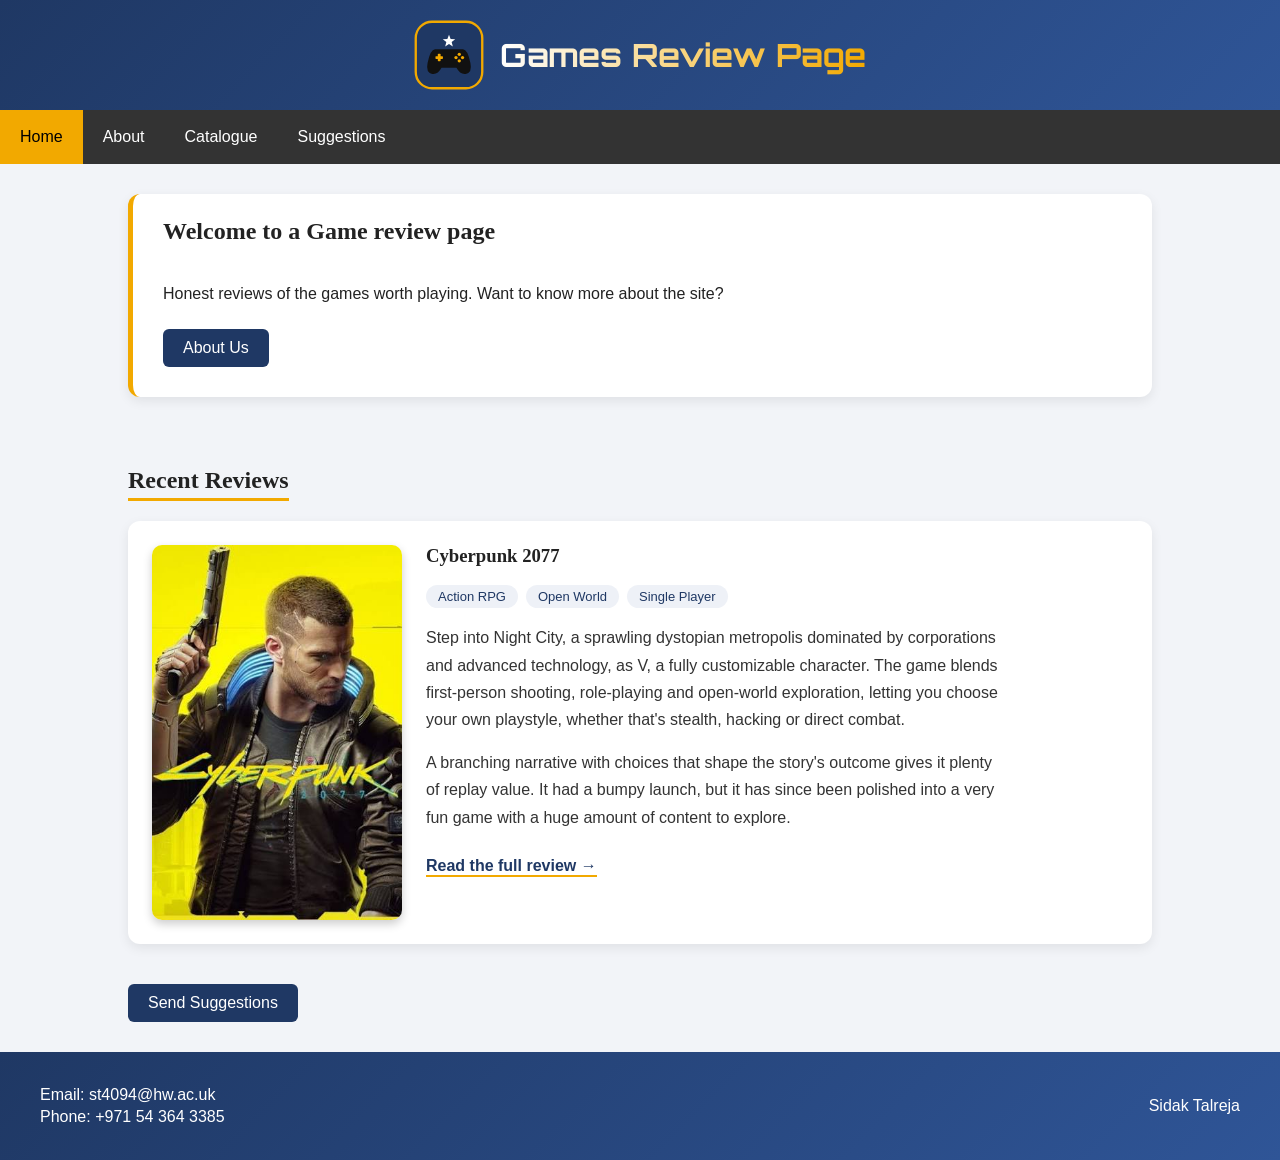
<file: my-website/index.html>
<!DOCTYPE html>
<html lang="en">

<head>
  <meta charset="UTF-8">
  <meta name="viewport" content="width=device-width, initial-scale=1.0">
  <title>Home | Games Review Page</title>
  <link rel="stylesheet" href="css/style.css">
</head>

<body>
  <header>
    <img src="images/logo.svg" alt="Games Review Page logo" class="logo">
    <h1>Games Review Page</h1>
  </header>

  <nav>
    <ul>
      <li><a href="index.html">Home</a></li>
      <li><a href="about.html">About</a></li>
      <li><a href="catalogue.html">Catalogue</a></li>
      <li><a href="suggestions.html">Suggestions</a></li>
    </ul>
  </nav>

  <main>
    <section class="welcome-banner">
      <h2>Welcome to a Game review page</h2>
      <p>Honest reviews of the games worth playing. Want to know more about the site?</p>
      <a href="about.html" class="button">About Us</a>
    </section>

    <section id="welcome">
      <h2>Recent Reviews</h2>

      <div class="review">
        <div class="zoom-container">
          <a href="catalogue.html#cyberpunk">
            <img src="images/cyberpunk.jpg" alt="Cyberpunk 2077" class="zoom-img" onmouseover="zoomIn(this)"
              onmouseout="zoomOut(this)">
          </a>
        </div>

        <div class="review-text">
          <h3>Cyberpunk 2077</h3>

          <div class="tags">
            <span>Action RPG</span>
            <span>Open World</span>
            <span>Single Player</span>
          </div>

          <p>
            Step into Night City, a sprawling dystopian metropolis dominated by corporations
            and advanced technology, as V, a fully customizable character. The game blends
            first-person shooting, role-playing and open-world exploration, letting you
            choose your own playstyle, whether that's stealth, hacking or direct combat.
          </p>

          <p>
            A branching narrative with choices that shape the story's outcome gives it
            plenty of replay value. It had a bumpy launch, but it has since been polished
            into a very fun game with a huge amount of content to explore.
          </p>

          <a href="catalogue.html#cyberpunk" class="read-more">Read the full review &rarr;</a>
        </div>
      </div>

      <button onclick="location.href='suggestions.html'">Send Suggestions</button>
    </section>
  </main>

  <footer>
    <div class="footer-contact">
      <p>Email: st4094@hw.ac.uk</p>
      <p>Phone: +971 54 364 3385</p>
    </div>

    <div class="footer-name">
      <p>Sidak Talreja</p>
    </div>
  </footer>

  <script src="js/script.js"></script>
</body>

</html>
</file>
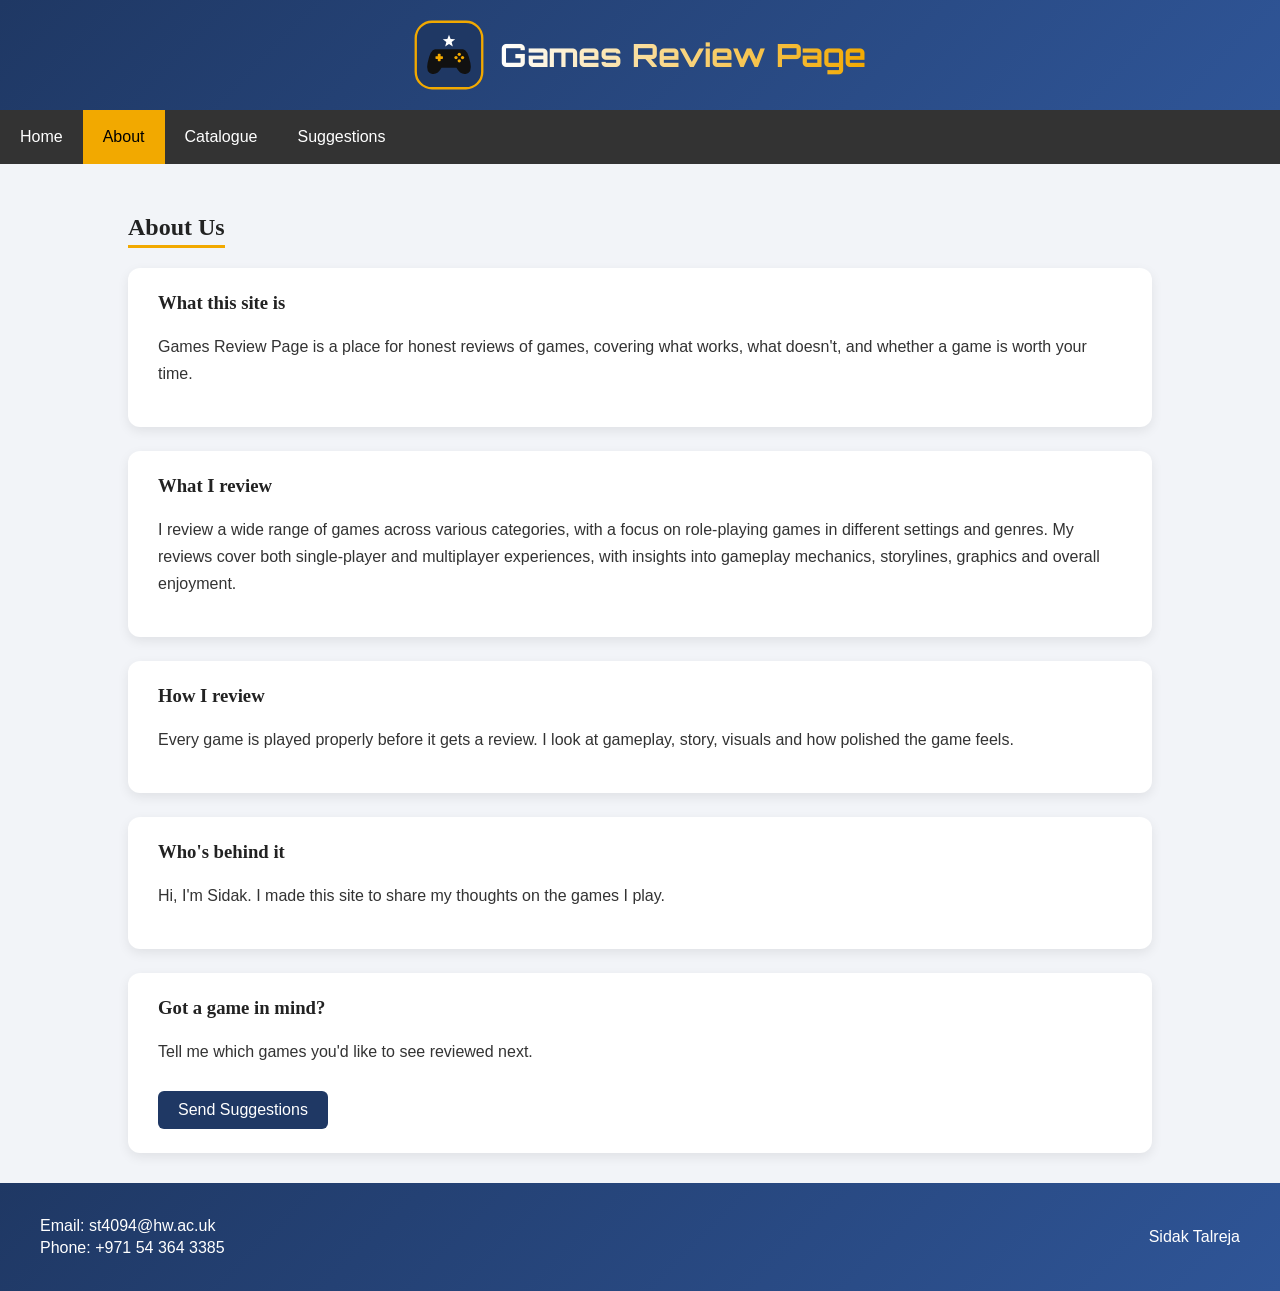
<file: my-website/about.html>
<!DOCTYPE html>
<html lang="en">

<head>
  <meta charset="UTF-8">
  <meta name="viewport" content="width=device-width, initial-scale=1.0">
  <title>About | Games Review Page</title>
  <link rel="stylesheet" href="css/style.css">
</head>

<body>
  <header>
    <img src="images/logo.svg" alt="Games Review Page logo" class="logo">
    <h1>Games Review Page</h1>
  </header>

  <nav>
    <ul>
      <li><a href="index.html">Home</a></li>
      <li><a href="about.html">About</a></li>
      <li><a href="catalogue.html">Catalogue</a></li>
      <li><a href="suggestions.html">Suggestions</a></li>
    </ul>
  </nav>

  <main>
    <h2>About Us</h2>

    <section class="card">
      <h3>What this site is</h3>
      <p>
        Games Review Page is a place for honest reviews of games, covering what
        works, what doesn't, and whether a game is worth your time.
      </p>
    </section>
    <section class="card">
      <h3>What I review</h3>
      <p>
        I review a wide range of games across various categories, with a focus on role-playing games in different
        settings and genres.
        My reviews cover both single-player and multiplayer experiences, with insights into gameplay mechanics,
        storylines, graphics and overall enjoyment.
      </p>
    </section>
    <section class="card">
      <h3>How I review</h3>
      <p>
        Every game is played properly before it gets a review. I look at
        gameplay, story, visuals and how polished the game feels.
      </p>
    </section>

    <section class="card">
      <h3>Who's behind it</h3>
      <p>
        Hi, I'm Sidak. I made this site to share my thoughts on the games I play.
      </p>
    </section>

    <section class="card">
      <h3>Got a game in mind?</h3>
      <p>Tell me which games you'd like to see reviewed next.</p>
      <a href="suggestions.html" class="button">Send Suggestions</a>
    </section>
  </main>

  <footer>
    <div class="footer-contact">
      <p>Email: st4094@hw.ac.uk</p>
      <p>Phone: +971 54 364 3385</p>
    </div>

    <div class="footer-name">
      <p>Sidak Talreja</p>
    </div>
  </footer>

  <script src="js/script.js"></script>
</body>

</html>
</file>
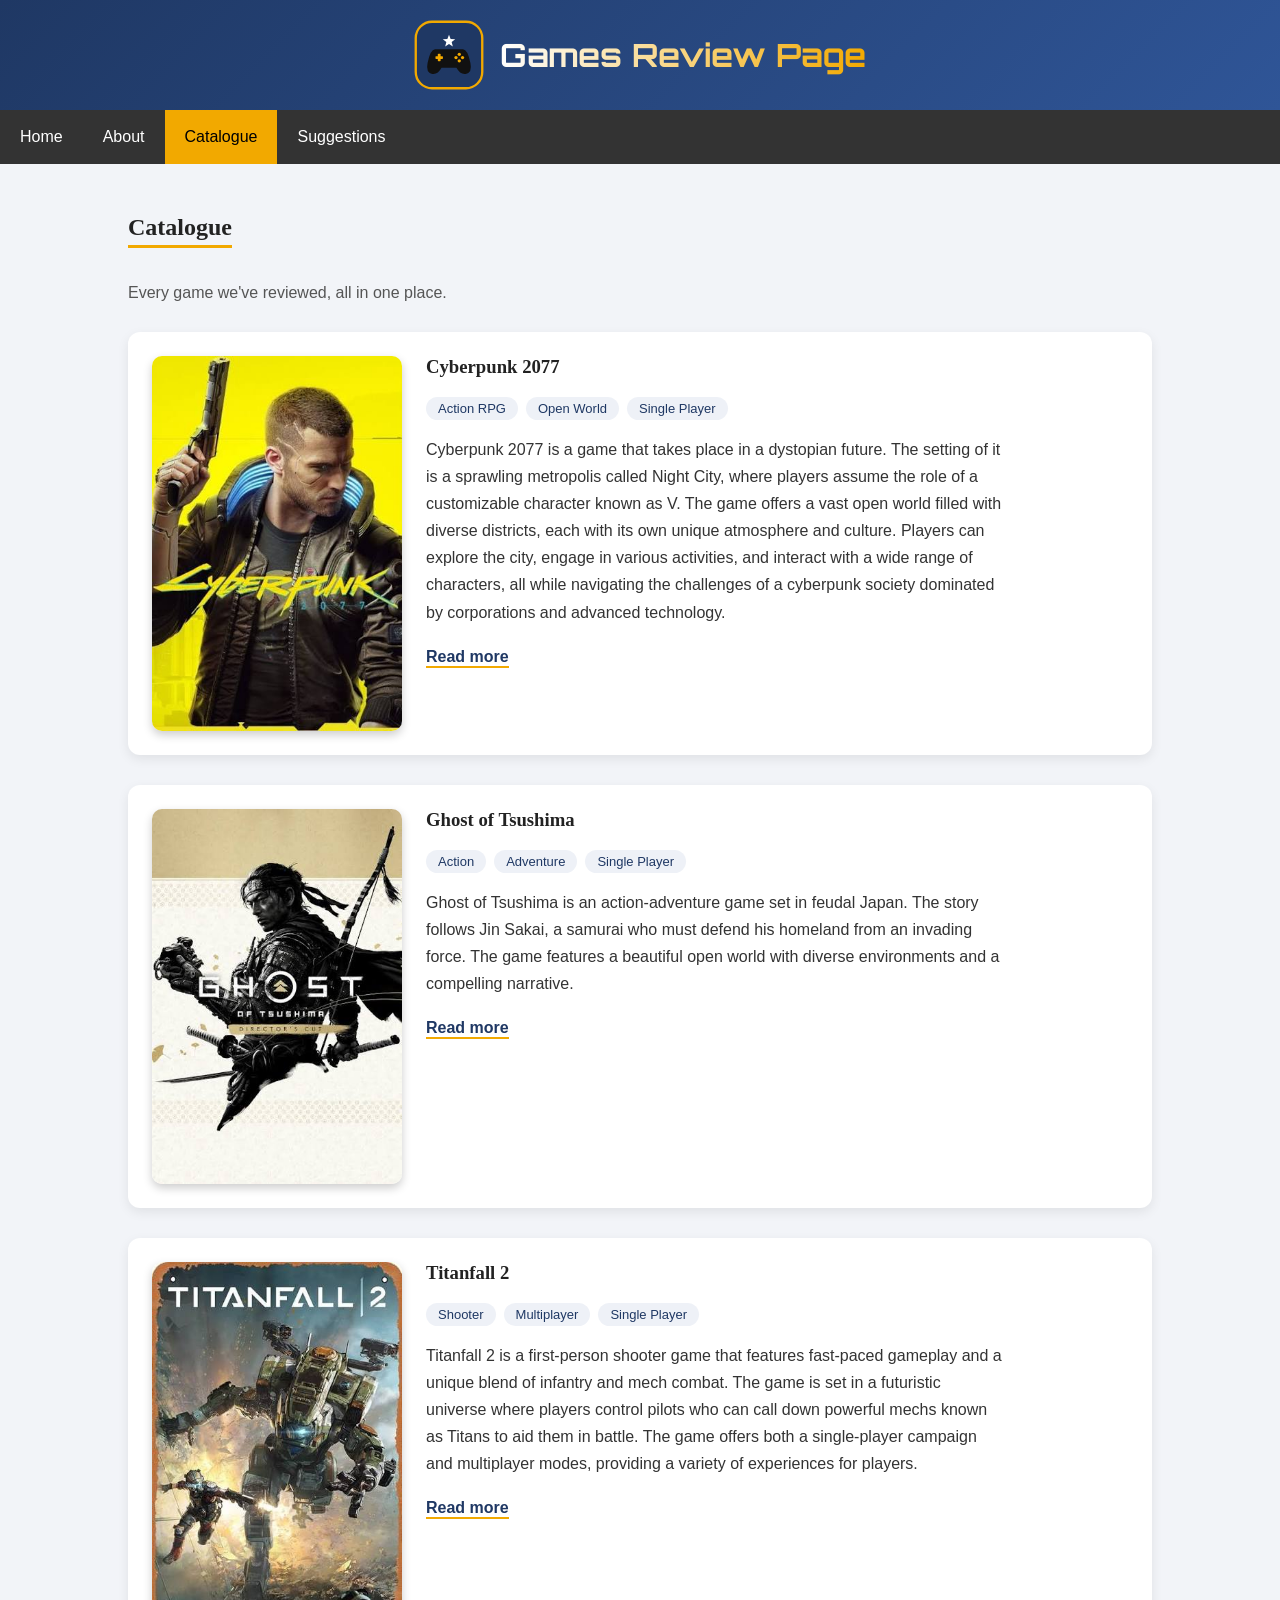
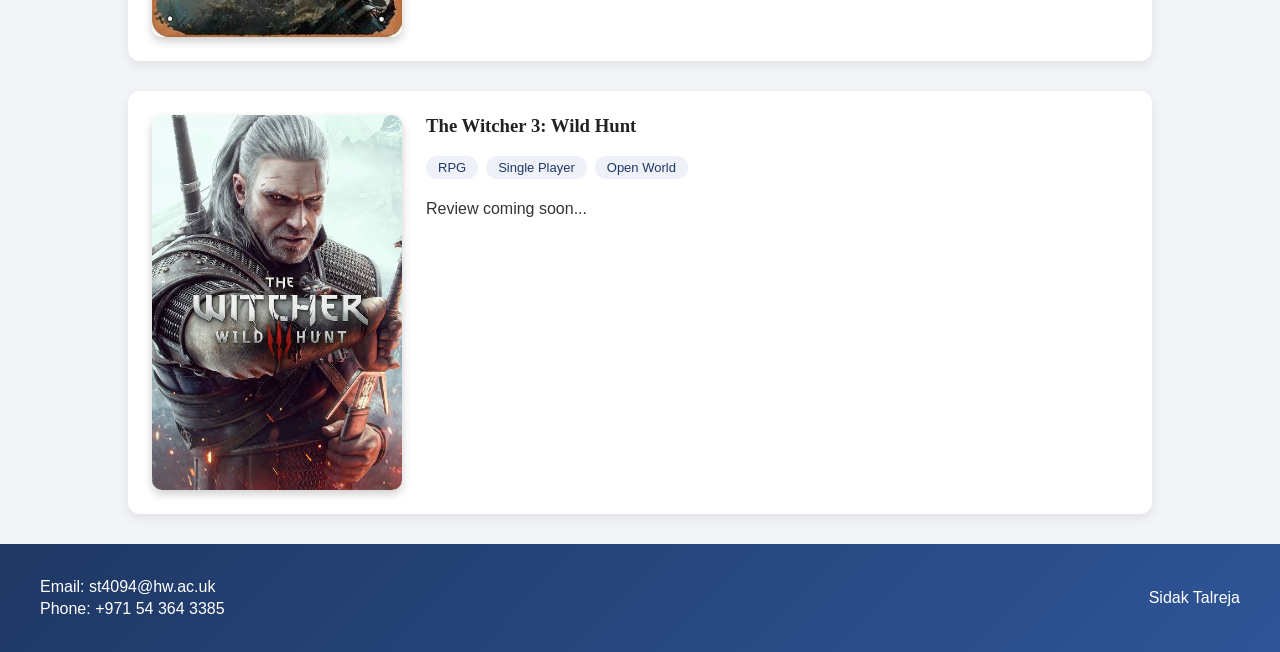
<file: my-website/catalogue.html>
<!DOCTYPE html>
<html lang="en">

<head>
  <meta charset="UTF-8">
  <meta name="viewport" content="width=device-width, initial-scale=1.0">
  <title>Catalogue | Games Review Page</title>
  <link rel="stylesheet" href="css/style.css">
</head>

<body>
  <header>
    <img src="images/logo.svg" alt="Games Review Page logo" class="logo">
    <h1>Games Review Page</h1>
  </header>

  <nav>
    <ul>
      <li><a href="index.html">Home</a></li>
      <li><a href="about.html">About</a></li>
      <li><a href="catalogue.html">Catalogue</a></li>
      <li><a href="suggestions.html">Suggestions</a></li>
    </ul>
  </nav>

  <main>
    <h2>Catalogue</h2>
    <p class="intro">Every game we've reviewed, all in one place.</p>

    <!-- Review 1 -->
    <div class="review" id="cyberpunk">
      <div class="zoom-container">
        <img src="images/cyberpunk.jpg" alt="Cyberpunk 2077" class="zoom-img" onmouseover="zoomIn(this)"
          onmouseout="zoomOut(this)">
      </div>

      <div class="review-text">
        <h3>Cyberpunk 2077</h3>

        <div class="tags">
          <span>Action RPG</span>
          <span>Open World</span>
          <span>Single Player</span>
        </div>

        <p>
          Cyberpunk 2077 is a game that takes place in a dystopian future.
          The setting of it is a sprawling metropolis called Night City, where players assume the role of a customizable
          character known as V.
          The game offers a vast open world filled with diverse districts, each with its own unique atmosphere and
          culture.
          Players can explore the city, engage in various activities, and interact with a wide range of characters,
          all while navigating the challenges of a cyberpunk society dominated by corporations and advanced technology.
        </p>

        <div class="more-text" hidden>
          <p>
            The gameplay is a blend of first-person shooting, role-playing elements, and open-world exploration.
            Players can choose different playstyles, such as stealth, hacking, or direct combat, and can customize their
            character's abilities and appearance.
            The game features a branching narrative with multiple choices that impact the story's outcome, allowing for
            replayability and different experiences based on player decisions.
          </p>

          <p>
            Overall... the game is very well polished after its bumpy launch and has redeemed itself as a game.
            It is very fun and has a lot of content to explore. The setting, the environment and the characters are all
            very well curated, and the game is very fun to get into.
          </p>
        </div>
        <button class="read-toggle" aria-expanded="false" onclick="toggleReview(this)">Read more</button>
      </div>
    </div>

    <!-- Review 2: copy this block for each new game -->
    <div class="review" id="game-two">
      <div class="zoom-container">
        <img src="images/got.jpg" alt="Ghost of Tsushima" class="zoom-img" onmouseover="zoomIn(this)"
          onmouseout="zoomOut(this)">
      </div>

      <div class="review-text">
        <h3>Ghost of Tsushima</h3>

        <div class="tags">
          <span>Action</span>
          <span>Adventure</span>
          <span>Single Player</span>
        </div>

        <p>
          Ghost of Tsushima is an action-adventure game set in feudal Japan.
          The story follows Jin Sakai, a samurai who must defend his homeland from an invading force.
          The game features a beautiful open world with diverse environments and a compelling narrative.
        </p>

        <div class="more-text" hidden>
          <p>Jin Sakai is a lone samurai who defends his homeland while straying from the path of the samurai, slowly
            losing his honor and identity
            slowly losing his samurai honor and identity. </p>
          <p> The game also features a rich soundtrack and stunning visuals that enhance the playthrough and make it so
            there's never a boring moment.</p>

          <p>
            The gameplay emphasizes stealth and combat, allowing players to approach situations in various ways.
            The game also includes a robust character progression system and a variety of side quests to enhance the
            player's experience. Overall, Ghost of Tsushima is a visually stunning and immersive game that offers a
            unique perspective on the samurai era.
          </p>
        </div>
        <button class="read-toggle" aria-expanded="false" onclick="toggleReview(this)">Read more</button>
      </div>
    </div>

    <!-- Review 4: copy this block for each new game -->
    <div class="review" id="game-three">
      <div class="zoom-container">
        <img src="images/tf2.jpg" alt="Titanfall 2" class="zoom-img" onmouseover="zoomIn(this)"
          onmouseout="zoomOut(this)">
      </div>

      <div class="review-text">
        <h3>Titanfall 2</h3>

        <div class="tags">
          <span>Shooter</span>
          <span>Multiplayer</span>
          <span>Single Player</span>
        </div>

        <p>
          Titanfall 2 is a first-person shooter game that features fast-paced gameplay and a unique blend of infantry
          and mech combat.
          The game is set in a futuristic universe where players control pilots who can call down powerful mechs known
          as Titans to aid them in battle.
          The game offers both a single-player campaign and multiplayer modes, providing a variety of experiences for
          players.
        </p>

        <div class="more-text" hidden>
          <p>The single-player campaign follows the story of a pilot named Jack Cooper and his Titan, BT-7274,
            as they navigate through a series of missions and challenges. The campaign is praised for its engaging
            story, well-designed levels, and innovative gameplay mechanics that allow players to seamlessly switch
            between pilot and Titan combat.
          </p>
          <p> The game was well-received by critics and players for its innovative approach to movement and combat
            while implementing a secondary storyline and playstyle of titans.</p>
        </div>

        <button class="read-toggle" aria-expanded="false" onclick="toggleReview(this)">Read more</button>
      </div>
    </div>

    <div class="review" id="game-four">
      <div class="zoom-container">
        <img src="images/tw3.jpg" alt="The Witcher 3: Wild Hunt" class="zoom-img" onmouseover="zoomIn(this)"
          onmouseout="zoomOut(this)">
      </div>

      <div class="review-text">
        <h3>The Witcher 3: Wild Hunt</h3>

        <div class="tags">
          <span>RPG</span>
          <span>Single Player</span>
          <span>Open World</span>
        </div>

        <p>Review coming soon...</p>
      </div>
    </div>
  </main>

  <footer>
    <div class="footer-contact">
      <p>Email: st4094@hw.ac.uk</p>
      <p>Phone: +971 54 364 3385</p>
    </div>

    <div class="footer-name">
      <p>Sidak Talreja</p>
    </div>
  </footer>

  <script src="js/script.js"></script>
</body>

</html>
</file>
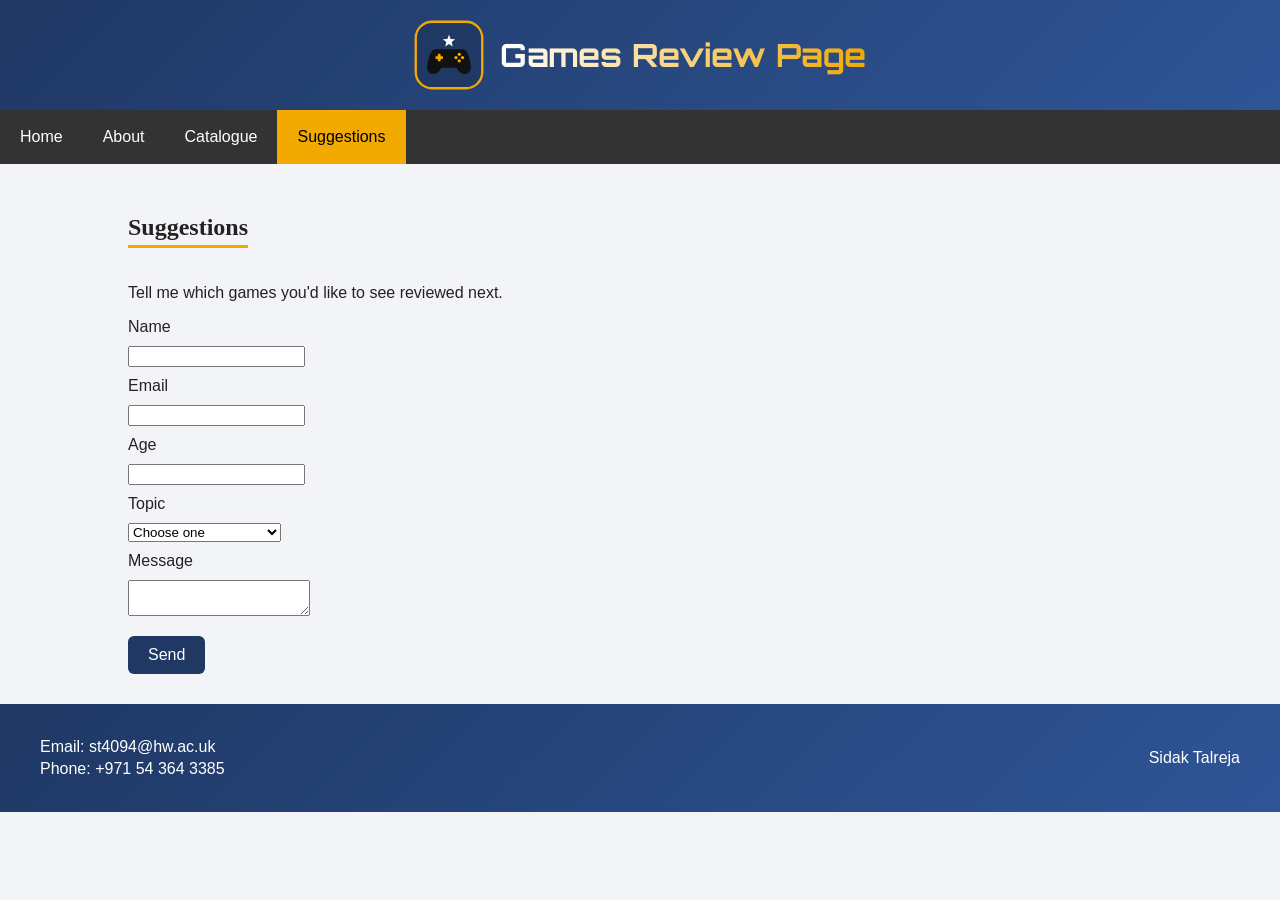
<file: my-website/suggestions.html>
<!DOCTYPE html>
<html lang="en">

<head>
  <meta charset="UTF-8">
  <meta name="viewport" content="width=device-width, initial-scale=1.0">
  <title>Suggestions | Games Review Page</title>
  <link rel="stylesheet" href="css/style.css">
</head>

<body>
  <header>
    <img src="images/logo.svg" alt="Games Review Page logo" class="logo">
    <h1>Games Review Page</h1>
  </header>

  <nav>
    <ul>
      <li><a href="index.html">Home</a></li>
      <li><a href="about.html">About</a></li>
      <li><a href="catalogue.html">Catalogue</a></li>
      <li><a href="suggestions.html">Suggestions</a></li>
    </ul>
  </nav>

  <main>
    <section id="contact">
      <h2>Suggestions</h2>
      <p>Tell me which games you'd like to see reviewed next.</p>

      <form id="contactForm" onsubmit="return validateForm()">
        <label for="name">Name</label>
        <input type="text" id="name" name="name">

        <label for="email">Email</label>
        <input type="email" id="email" name="email">

        <label for="age">Age</label>
        <input type="number" id="age" name="age">

        <label for="topic">Topic</label>
        <select id="topic" name="topic">
          <option value="">Choose one</option>
          <option value="suggestion">Game suggestion</option>
          <option value="feedback">Feedback on a review</option>
          <option value="question">Question</option>
        </select>

        <label for="msg">Message</label>
        <textarea id="msg" name="msg"></textarea>

        <button type="submit">Send</button>
      </form>

      <p id="formError"></p>
    </section>
  </main>

  <footer>
    <div class="footer-contact">
      <p>Email: st4094@hw.ac.uk</p>
      <p>Phone: +971 54 364 3385</p>
    </div>

    <div class="footer-name">
      <p>Sidak Talreja</p>
    </div>
  </footer>

  <script src="js/script.js"></script>
</body>

</html>
</file>
<file: my-website/css/style.css>
/* style.css: ONE stylesheet linked to every page */

@import url('https://fonts.googleapis.com/css2?family=Orbitron:wght@700&display=swap');

/* ---------- Base ---------- */
body {
  font-family: 'Segoe UI', Arial, sans-serif;
  margin: 0;
  color: #222222;
  background-color: #f2f4f8;
}

/* Grouping selector: one rule for several elements */
h1,
h2,
h3 {
  font-family: Georgia, serif;
}

/* Grouping selector: shared look for header and footer */
header,
footer {
  background-color: #1F3864;
  color: #FFFFFF;
  padding: 20px;
  text-align: center;
}

main {
  width: 80%;
  max-width: 1100px;
  margin: 30px auto;
}

main h2 {
  display: inline-block;
  border-bottom: 3px solid #F2A900;
  padding-bottom: 4px;
}

.intro {
  margin-bottom: 30px;
  color: #555555;
}

/* ---------- Footer: contact left, name right ---------- */
footer {
  display: flex;
  justify-content: space-between;
  align-items: center;
  padding: 30px 40px;
  text-align: left;
}

footer p {
  margin: 4px 0;
}

.footer-name {
  text-align: right;
}

/* ---------- Navigation bar built from a list ---------- */
nav ul {
  list-style-type: none;
  margin: 0;
  padding: 0;
  overflow: hidden;
  background-color: #333333;
}

nav li {
  float: left;
}

/* Descendant selector: links inside nav list items */
nav li a {
  display: block;
  padding: 18px 20px;
  color: #FFFFFF;
  text-decoration: none;
  transition: background-color 0.2s;
}

/* Hover effect, and the highlight for the current page */
nav li a:hover,
nav li a.active {
  background-color: #F2A900;
  color: #000000;
}

/* ---------- Forms ---------- */
label,
input,
select,
textarea {
  display: block;
  margin-bottom: 10px;
}

#formError {
  color: #C62828;
}

/* ---------- Buttons ---------- */
button,
.button {
  display: inline-block;
  background-color: #1F3864;
  color: white;
  border: none;
  padding: 10px 20px;
  margin-top: 10px;
  border-radius: 6px;
  cursor: pointer;
  text-decoration: none;
  font-size: 16px;
  transition: background-color 0.2s;
}

button:hover,
.button:hover {
  background-color: #2f5597;
}

/* ---------- Cards (About page, welcome banner) ---------- */
.card {
  background: white;
  padding: 24px 30px;
  border-radius: 12px;
  box-shadow: 0 4px 12px rgba(0, 0, 0, 0.08);
  margin-bottom: 24px;
}

.card h3 {
  margin-top: 0;
}

.card p {
  line-height: 1.7;
  color: #333333;
}

.welcome-banner {
  background: white;
  padding: 24px 30px 30px;
  border-radius: 12px;
  border-left: 5px solid #F2A900;
  box-shadow: 0 4px 12px rgba(0, 0, 0, 0.08);
  margin-bottom: 50px;
}

.welcome-banner h2 {
  margin-top: 0;
  border-bottom: none;
}

/* ---------- Review cards ---------- */
.review {
  display: flex;
  align-items: flex-start;
  gap: 24px;
  background: white;
  padding: 24px;
  border-radius: 12px;
  box-shadow: 0 4px 12px rgba(0, 0, 0, 0.08);
  margin-bottom: 30px;
}

.zoom-container {
  width: 250px;
  height: 375px;
  flex-shrink: 0;
  overflow: hidden;
  border-radius: 10px;
  box-shadow: 0 4px 10px rgba(0, 0, 0, 0.2);
}

.zoom-img {
  width: 100%;
  height: 100%;
  object-fit: cover;
  transform: scale(1);
  transition: transform 0.3s ease-out;
}

.review-text {
  flex: 1;
  max-width: 65ch;
}

.review-text h3 {
  margin-top: 0;
}

/* Descendant selector: paragraphs inside a review */
.review-text p {
  line-height: 1.7;
  color: #333333;
}

.tags {
  display: flex;
  flex-wrap: wrap;
  gap: 8px;
  margin-bottom: 14px;
}

.tags span {
  background-color: #eef1f7;
  color: #1F3864;
  font-size: 13px;
  padding: 4px 12px;
  border-radius: 20px;
}

.read-more {
  display: inline-block;
  margin-top: 10px;
  color: #1F3864;
  font-weight: bold;
  text-decoration: none;
  border-bottom: 2px solid #F2A900;
}

.read-more:hover {
  color: #F2A900;
}

.read-toggle {
  background: none;
  padding: 0;
  margin-top: 6px;
  color: #1F3864;
  font-weight: bold;
  border-bottom: 2px solid #F2A900;
  border-radius: 0;
}

.read-toggle:hover {
  background: none;
  color: #F2A900;
}

/* ---------- Phones: stack everything ---------- */
@media (max-width: 700px) {
  .review {
    flex-direction: column;
  }

  footer {
    flex-direction: column;
    gap: 10px;
    text-align: center;
  }

  .footer-name {
    text-align: center;
  }
}

header h1 {
  font-family: 'Orbitron', Arial, sans-serif;
  display: inline-block;
  /* makes the gradient fit the text, not the whole header */
  background: linear-gradient(90deg, #FFFFFF, #F2A900);
  -webkit-background-clip: text;
  background-clip: text;
  -webkit-text-fill-color: transparent;
  color: transparent;
}

header {
  background: linear-gradient(135deg, #1F3864, #2f5597);
}

footer {
  background: linear-gradient(135deg, #1F3864, #2f5597);
}

header {
  display: flex;
  justify-content: center;
  align-items: center;
  gap: 16px;
}

.logo {
  height: 70px;
}

header h1 {
  margin: 0;
}
</file>
